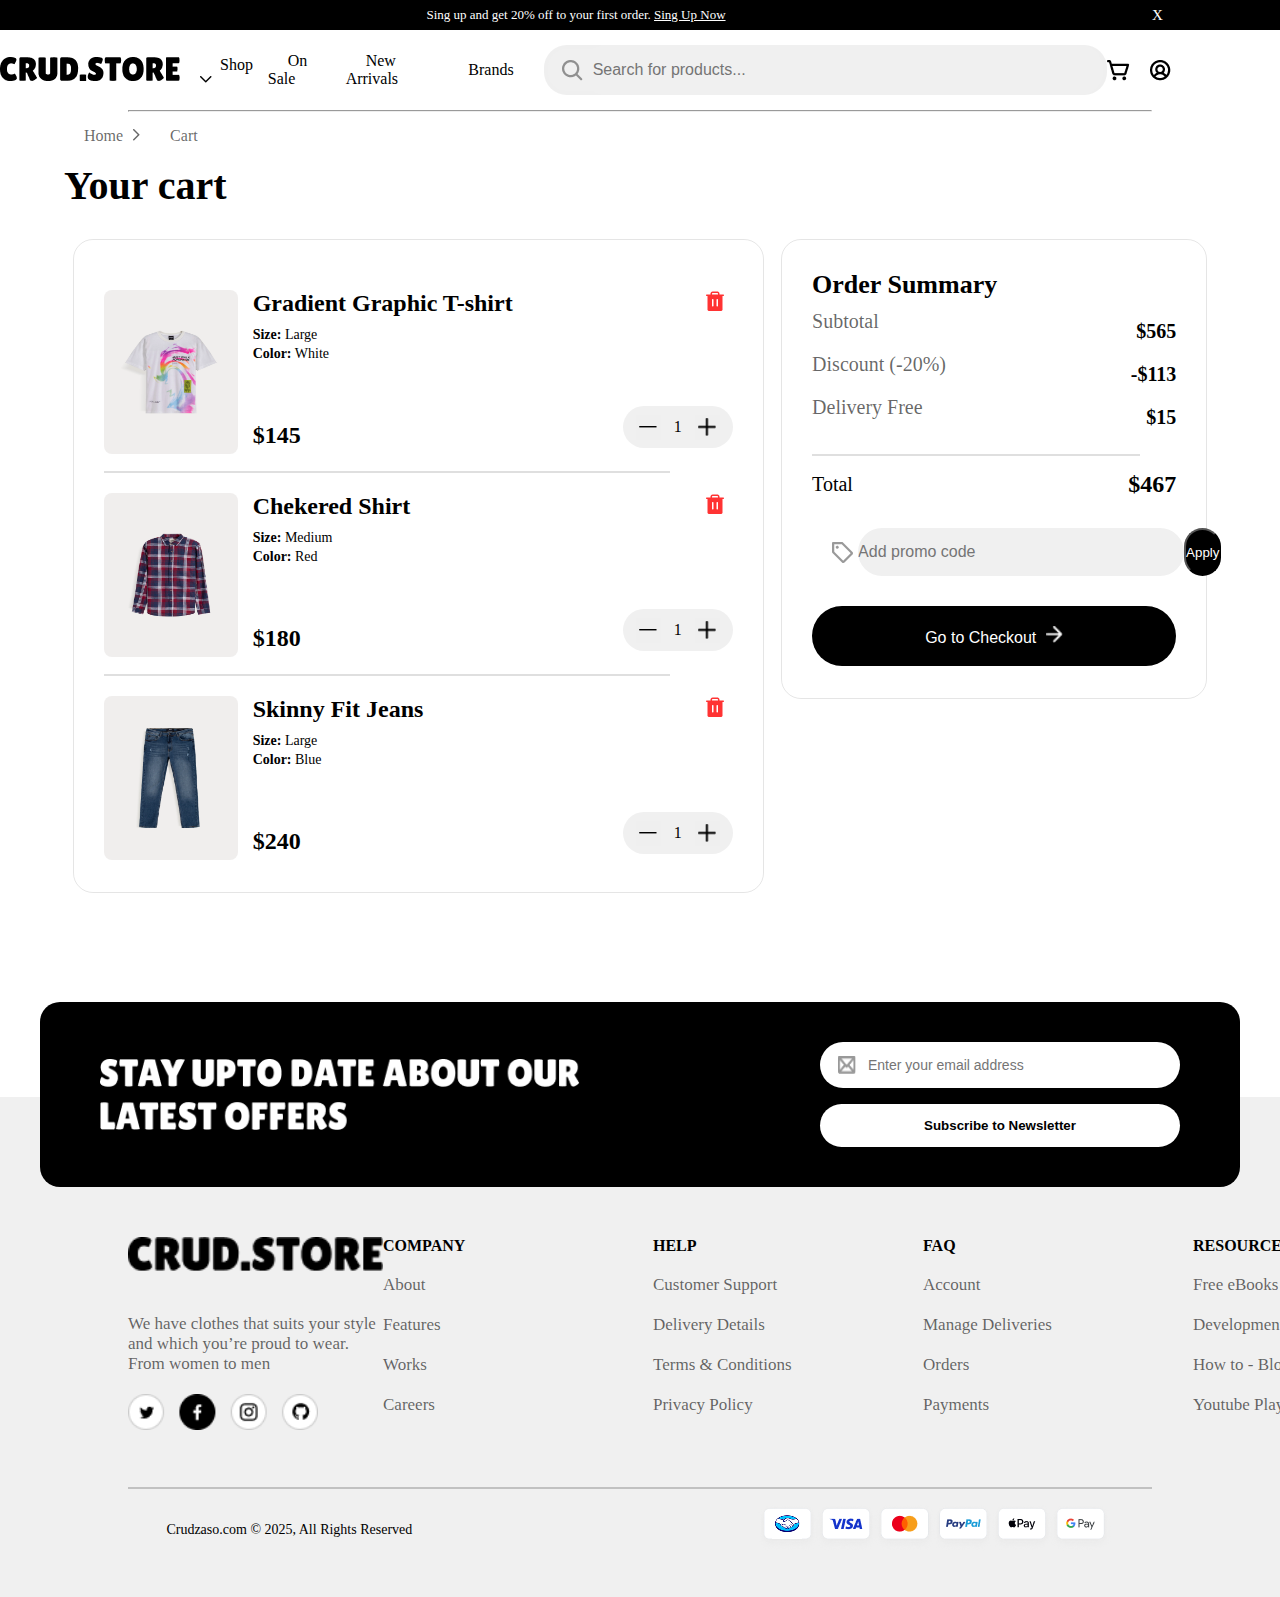
<file: cart.html>
<!DOCTYPE html>
<html lang="en">
    <head>
        <meta charset="UTF-8">
        <meta name="viewport" content="width=device-width, initial-scale=1.0">
        <title>Cart</title>
        <link rel="stylesheet" href="./CSS/cart.css">
    </head>
    <body>

        <header class="principal">
            <section class="promo">
                <p>Sing up and get 20% off to your first order. <u>Sing Up Now</u></p>
                <span>X</span>
            </section>

            <section class="header">
                <nav class="navbar">
                    <div class="hamburger" id="hamburger">
                        <span></span>
                        <span></span>
                        <span></span>
                    </div>
                    <ul class="nav-list" id="nav-list">
                        <a href="./index.html"><img src="./assets/CRUD.STORE.png" alt=""></a>
                        <li><a href="#">Shop</a><img src="./assets/Vector-15.png" alt=""></li>
                        <li class="item"><a href="#">On Sale</a></li>
                        <li class="item"><a href="#">New Arrivals</a></li>
                        <li class="item"><a href="#">Brands</a></li>                        
                    </ul>

                    <div class="search">
                        <img src="./assets/Vector-3.png" alt="">
                        <input type="text" placeholder="Search for products...">
                    </div>

                    <div class="cart-user">
                        <img class="lupa" src="./assets/Vector-3.png" alt="">
                        <img src="./assets/Vector.png" alt="">
                        <img src="./assets/Vector-2.png" alt="">
                    </div>

                </nav>
            </section>
        </header>
        <hr class="separador-productos">

        <div class="contenedor-navlist_products">
            <nav class="navbar-products"></nav>
                <ul class="nav-list_products" id="nav-list_products">
                    <li><a href="#">Home</a><img src="./assets/derecha.png" alt=""></li>
                    <li><a href="#">Cart</a></li>                        
                </ul>
            </nav>
        </div>

        <main>
            <section class="contenedor-principal_cart">
                <h2>Your cart</h2>
                <div class="contenedor">
                <section class="contenedor-bolsa_cart">
                    <article class="contenedor-card_bolsa">
                        <div class="contenedor-img_bolsa">
                            <a href="./product_detail.html"><img src="./assets/gradient.png" alt=""></a>
                            <div>
                                <h1 class="titulo_cart">Gradient Graphic T-shirt</h2>
                                <p><b>Size:</b> Large</p>
                                <p class="par"><b>Color:</b> White</p>
                                <span>$145</span>
                            </div>
                        </div>
                        
                        <div class="contenedor-agregar_cant">
                            <img class="img_cart" src="./assets/eliminar.png" alt="">
                            <div class="contenedor-cantidad_agregar">
                                <div class="agregar_cantidad">
                                    <button class="disminuir"><img src="./assets/Vector-19.png" alt=""></button>
                                    <span>1</span>
                                    <button class="aumentar"><img src="./assets/mas.png" alt=""></button>
                                </div>
                            </div>
                        </div>
                    </article>
                    <hr class="separador_filtros">
                    <!-- ---------------- -->
                     <article class="contenedor-card_bolsa">
                        <div class="contenedor-img_bolsa">
                            <a href="./product_detail.html"><img src="./assets/Checkered.png" alt=""></a>
                            <div>
                                <h1 class="titulo_cart">Chekered Shirt</h2>
                                <p><b>Size:</b> Medium</p>
                                <p class="par"><b>Color:</b> Red</p>
                                <span>$180</span>
                            </div>
                        </div>
                        
                        <div class="contenedor-agregar_cant">
                            <img class="img_cart" src="./assets/eliminar.png" alt="">
                            <div class="contenedor-cantidad_agregar">
                                <div class="agregar_cantidad">
                                    <button class="disminuir"><img src="./assets/Vector-19.png" alt=""></button>
                                    <span>1</span>
                                    <button class="aumentar"><img src="./assets/mas.png" alt=""></button>
                                </div>
                            </div>
                        </div>
                    </article>
                    <!-- ---------------- -->
                     <hr class="separador_filtros">
                    <!-- ---------------- -->
                     <article class="contenedor-card_bolsa">
                        <div class="contenedor-img_bolsa">
                            <a href="./product_detail.html"><img src="./assets/Skinny.png" alt=""></a>
                            <div>
                                <h1 class="titulo_cart">Skinny Fit Jeans</h2>
                                <p><b>Size:</b> Large</p>
                                <p class="par"><b>Color:</b> Blue</p>
                                <span>$240</span>
                            </div>
                        </div>
                        
                        <div class="contenedor-agregar_cant">
                            <img class="img_cart" src="./assets/eliminar.png" alt="">
                            <div class="contenedor-cantidad_agregar">
                                <div class="agregar_cantidad">
                                    <button class="disminuir"><img src="./assets/Vector-19.png" alt=""></button>
                                    <span>1</span>
                                    <button class="aumentar"><img src="./assets/mas.png" alt=""></button>
                                </div>
                            </div>
                        </div>
                    </article>
                </section>
<!-- ---------------- -->
                <section class="contenedor-pagar_cart">
                    <h3 class="titulo_pago">Order Summary</h2>
                    <div class="contenedor_subtotal">
                        <div class="valor">
                            <p>Subtotal</p>
                            <span>$565</span>
                        </div>
                        <div class="valor">
                            <p>Discount (-20%)</p>
                            <span>-$113</span>
                        </div>
                        <div class="valor">
                            <p>Delivery Free</p>
                            <span>$15</span>
                        </div>
                    </div>
                    <hr class="separador_filtros">
                    <div class="total_pago">
                        <p>Total</p>
                        <span>$467</span>
                    </div>
                    <div class="cont_aplicar">
                        <div>
                            <img src="./assets/cod.png" alt=""><input type="text" placeholder="Add promo code"></img>
                        </div>
                        <button class="cod">Apply</button>
                    </div>
                    <div class="red-pago">
                        <button>Go to Checkout<img src="./assets/der.png" alt=""></button>
                    </div>
                </section>
                </div>
            <!--  MODAL -->
                <div class="modal">
                    <div class="modal-content">
                        <h1>INGRESA UN CODIGO CORRECTO</h1>
                        <p>Lorem ipsum dolor sit amet consectetur adipisicing elit.</p>
                        <span class="close">x</span>
                    </div>
                </div>

            </section>

            <!-- ----------------------------------------------------------------------------------------------------------- -->
            
        <aside class="contenedor-noticias">
            <div class="contenedor-titulo_noticias">
                    <img 
                src="./assets/STAY UPTO DATE ABOUT OUR LATEST OFFERS.png" alt="titulo" class="contenedor-titulo">
            </div>

            <div class="contenedor-input_noticias">
                <div class="contenedor-input_email">
                    <img src="./assets/Vector-8.png" alt="email icon">
                    <input type="email" placeholder="Enter your email address">
                </div>
                <button type="button">Subscribe to Newsletter</button>
            </div>
        </aside>
<!-- --------------------------------------------------------------------------------------------------------------- -->

        <section class="contenedor-principal_footer">
            <section class="contenedor-info_footer">

                <div class="info_2">
                    <img src="./assets/CRUD.STORE.png" alt="">
                    <p>We have clothes that suits your style and which you’re proud to wear. From women to men</p>
                    <img class="social_info" src="./assets/Social.png" alt="">
                </div>
                <div class="column">
                        <div class="info_1 info_2">
                            <h2>COMPANY</h2>
                            <p>About</p>
                            <p>Features</p>
                            <p>Works</p>
                            <p>Careers</p>
                        </div>

                        <div class="info_1 info_2">
                            <h2>HELP</h2>
                            <p>Customer Support</p>
                            <p>Delivery Details</p>
                            <p>Terms & Conditions</p>
                            <p>Privacy Policy</p>
                        </div>

                        <div class="info_1 info_2">
                            <h2>FAQ</h2>
                            <p>Account</p>
                            <p>Manage Deliveries</p>
                            <p>Orders</p>
                            <p>Payments</p>
                        </div>
                        <div class="info_1 info_2">
                            <h2>RESOURCES</h2>
                            <p>Free eBooks</p>
                            <p>Development Tutorial</p>
                            <p>How to - Blog</p>
                            <p>Youtube Playlist</p>
                        </div>
                    </div>

            </section>
            <hr class="separador-footer">

            <section class="contenedor-info_pagos">
                <div class="copyright">
                    <p>Crudzaso.com © 2025, All Rights Reserved</p>
                </div>
                <div class="contenedor-metodos_pagos">
                    <img src="./assets/pagos.png" alt="">
                </div>
            </section>
        </section>




        </main>

        <script>
            document.addEventListener('DOMContentLoaded', () => {
            document.querySelector('.modal').style.display = "none";
            });

            document.querySelector('.cod').addEventListener('click', () => {
                document.querySelector('.modal').style.display = "flex"
            })

            document.querySelector('.close').addEventListener('click', () => {
                document.querySelector('.modal').style.display="none"
            })
        </script>
        
    </body>
</html>
</file>
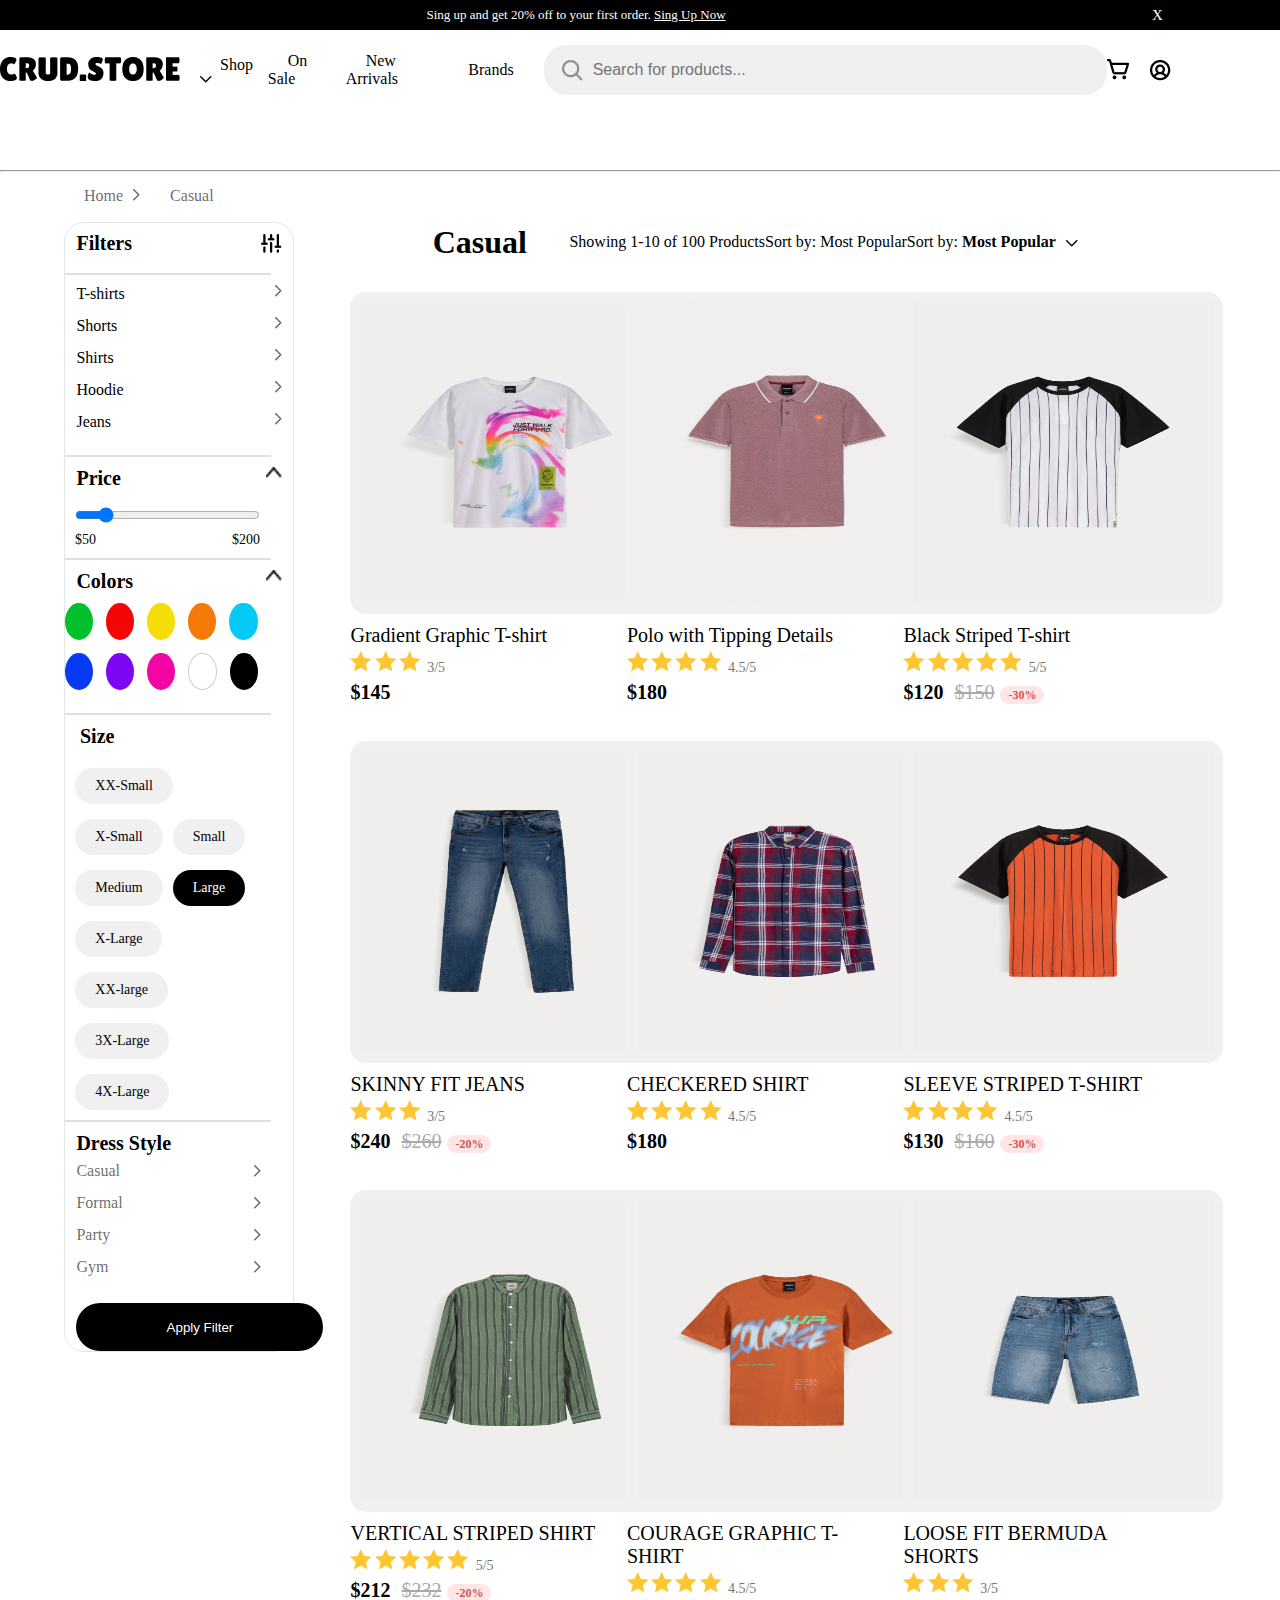
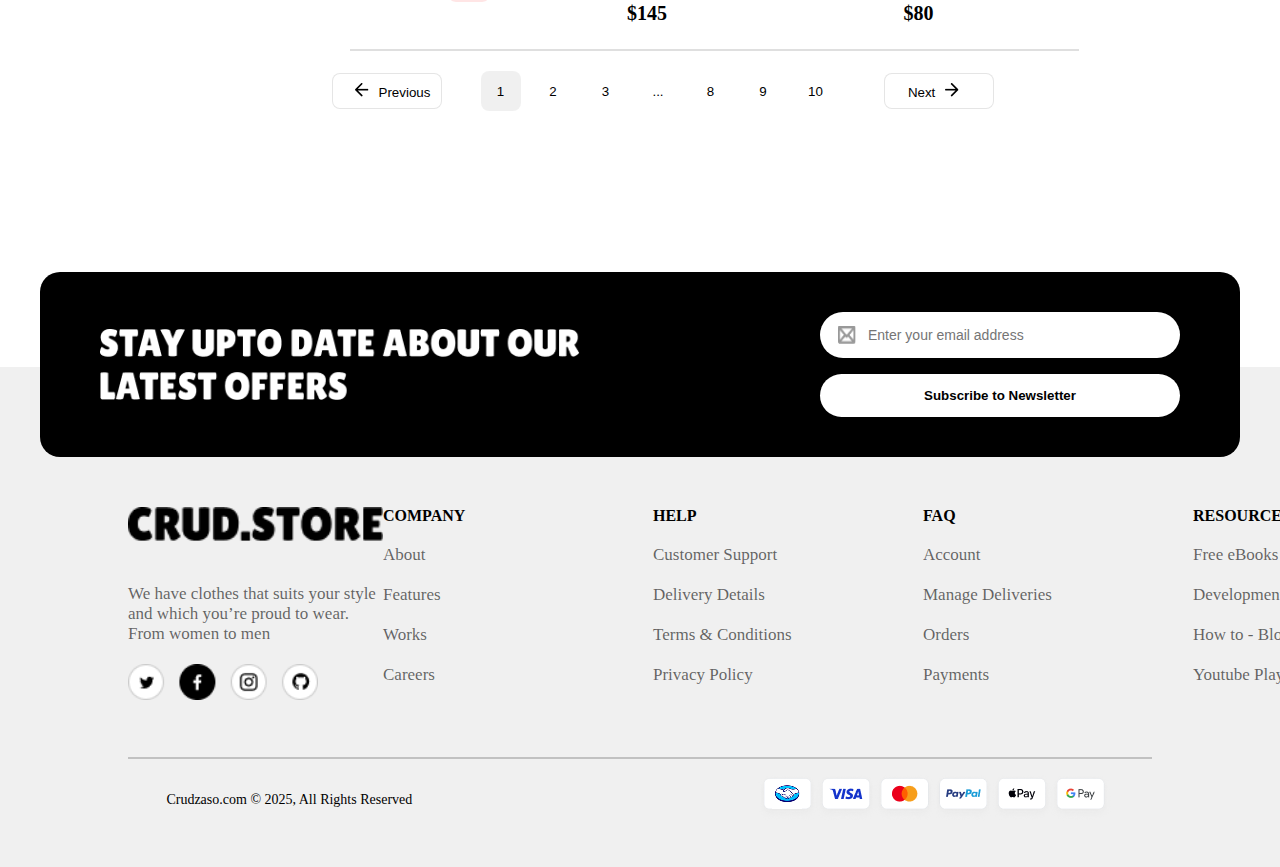
<file: category-page.html>
<!DOCTYPE html>
<html lang="en">
    <head>
        <meta charset="UTF-8">
        <meta name="viewport" content="width=device-width, initial-scale=1.0">
        <title>Category Page</title>
        <link rel="stylesheet" href="./CSS/category-page.css">
    </head>
    <body>

        <header class="principal">
            <section class="promo">
                <p>Sing up and get 20% off to your first order. <u>Sing Up Now</u></p>
                <span>X</span>
            </section>

            <section class="header">
                <nav class="navbar">
                    <div class="hamburger" id="hamburger">
                        <span></span>
                        <span></span>
                        <span></span>
                    </div>
                    <ul class="nav-list" id="nav-list">
                        <a href="./index.html"><img src="./assets/CRUD.STORE.png" alt=""></a>
                        <li><a href="#">Shop</a><img src="./assets/Vector-15.png" alt=""></li>
                        <li class="item"><a href="#">On Sale</a></li>
                        <li class="item"><a href="#">New Arrivals</a></li>
                        <li class="item"><a href="#">Brands</a></li>                        
                    </ul>

                    <div class="search">
                        <img src="./assets/Vector-3.png" alt="">
                        <input type="text" placeholder="Search for products...">
                    </div>

                    <div class="cart-user">
                        <img class="lupa" src="./assets/Vector-3.png" alt="">
                        <a href="./cart.html"><img src="./assets/Vector.png" alt=""></a>
                        <img src="./assets/Vector-2.png" alt="">
                    </div>

                </nav>
            </section>
        </header>
        <hr class="separador-productos">

        <div class="contenedor-navlist_products">
            <nav class="navbar-products"></nav>
                <ul class="nav-list_products" id="nav-list_products">
                    <li><a href="#">Home</a><img src="./assets/derecha.png" alt=""></li>
                    <li><a href="#">Casual</a></li>                        
                </ul>
            </nav>
        </div>
        <!-- ------------------------------------------------------------------------------------------------ -->

        <section class="contenedor-principal_aside">
            <aside class="contenedor_aside">
                <div class="contenedor-filtro_estilo">
                    <h2>Filters</h2>
                    <img src="./assets/Vector-5.png" alt="">
                </div>
                <hr class="separador_filtros">
                <div class="contenedor-filtro-estilo_seleccion">
                    <p>T-shirts<img src="./assets/derecha.png" alt=""></p>
                    <p>Shorts<img src="./assets/derecha.png" alt=""></p>
                    <p>Shirts<img src="./assets/derecha.png" alt=""></p>
                    <p>Hoodie<img src="./assets/derecha.png" alt=""></p>
                    <p>Jeans<img src="./assets/derecha.png" alt=""></p>
                </div>

                <hr class="separador_filtros">

                <div class="contenedor-filtro_precio">
                    <div class="icon_precio">
                        <h2>Price</h2>
                        <img src="./assets/arriba.png" alt="">
                    </div>
                    <div class="rango_precio">
                        <input type="range" min="0" max="300" value="40">
                        <div class="precios">
                            <span>$50</span>
                            <span>$200</span>
                        </div>
                    </div>
                </div>

                <hr class="separador_filtros">

                <div class="contenedor-filtro_colores">
                    <h2>Colors</h2>
                    <img src="./assets/arriba.png" alt="">
                </div>
                <div class="contenedor-filtro-colores_estilo">
                    <div class="contenedor_colores">
                        <span class="col verde"></span>
                        <span class="col rojo"></span>
                        <span class="col amarillo"></span>
                        <span class="col naranja"></span>
                        <span class="col azul-claro"></span>
                    </div>
                    <div class="contenedor_colores">
                        <span class="col azul-oscuro"></span>
                        <span class="col morado"></span>
                        <span class="col fucsia"></span>
                        <span class="col blanco"></span>
                        <span class="col negro"></span>
                    </div>
                </div>

                <hr class="separador_filtros">

                <div class="contenedor-filtro_medidas">
                    <h2 class="titulo-size">Size</h2>
                    <div class="contenedor_medidas">
                        <span>XX-Small</span>
                        <span>X-Small</span>
                        <span>Small</span>
                        <span>Medium</span>
                        <span class="medida_b">Large</span>
                        <span>X-Large</span>
                        <span>XX-large</span>
                        <span>3X-Large</span>
                        <span>4X-Large</span>
                    </div>
                </div>

                <hr class="separador_filtros">

                <div class="contenedor-estilo_sel">
                    <h2>Dress Style</h2>
                    <div class="estilo_sel">
                        <p>Casual<img src="./assets/derecha.png" alt=""></p>
                        <p>Formal<img src="./assets/derecha.png" alt=""></p>
                        <p>Party<img src="./assets/derecha.png" alt=""></p>
                        <p>Gym<img src="./assets/derecha.png" alt=""></p>
                    </div>
                    <button class="btn_filtros">Apply Filter</button>
                </div>
            </aside>
        

            <section class="contenedor-principal-aside_categoria">
                <section class="contenedor-cabecera_categoria">
                    <div class="contenedor_titulo">
                        <h2>Casual</h2>
                    </div>
                    <div class="contenedor-info_categoria">
                        <p>Showing 1-10 of 100 Products</p>
                        <p class="most-popular">Sort by: Most Popular</p>
                        <p class="most-popular">Sort by: <b>Most Popular</b><img src="./assets/Vector-15.png" alt=""></p>
                    </div>
                    <div class="filter_mov">
                        <a href="./filtros.html"><img src="./assets/Vector-5.png" alt=""></a>
                    </div>
                </section>

                <section class="contenedor-productos">
                    <div class="contenedor-cards_arrivals">
                        <article class="contenedor-card">
                            <div class="imagen-producto">
                                <a href="./product_detail.html"><img src="./assets/gradient.png" alt=""></a>
                            </div>
                            <p>Gradient Graphic T-shirt</p>
                            <div class="valoracion">
                                <img src="./assets/Star 3.png" alt="">
                                <img src="./assets/Star 3.png" alt="">
                                <img src="./assets/Star 3.png" alt="">
                                <span>3/5</span>
                            </div>
                            <p class="precio">$145</p>
                        </article>
                        <!-- -------- -->
                        <article class="contenedor-card">
                            <div class="imagen-producto">
                                <a href="./product_detail.html"><img src="./assets/polo tipping.png" alt=""></a>
                            </div>
                            <p>Polo with Tipping Details</p>
                            <div class="valoracion">
                                <img src="./assets/Star 3.png" alt="">
                                <img src="./assets/Star 3.png" alt="">
                                <img src="./assets/Star 3.png" alt="">
                                <img src="./assets/Star 3.png" alt="">
                                <span>4.5/5</span>
                            </div>
                            <p class="precio">$180</p>
                        </article>
                        <!-- -------- -->
                        <article class="contenedor-card hidden">
                            <div class="imagen-producto">
                                <a href="./product_detail.html"><img src="./assets/black stripper.png" alt=""></a>
                            </div>
                            <p>Black Striped T-shirt</p>
                            <div class="valoracion">
                                <img src="./assets/Star 3.png" alt="">
                                <img src="./assets/Star 3.png" alt="">
                                <img src="./assets/Star 3.png" alt="">
                                <img src="./assets/Star 3.png" alt="">
                                <img src="./assets/Star 3.png" alt="">
                                <span>5/5</span>
                            </div>
                            <p class="precio">$120 <span class="precio-anterior">$150</span><span class="descuento">-30%</span></p>
                        </article>
                    </div>
                </section>

                <section class="contenedor-productos">
                    <div class="contenedor-cards_arrivals">
                        <article class="contenedor-card">
                            <div class="imagen-producto">
                                <a href="./product_detail.html"><img src="./assets/Skinny.png" alt=""></a>
                            </div>
                            <p>SKINNY FIT JEANS</p>
                            <div class="valoracion">
                                <img src="./assets/Star 3.png" alt="">
                                <img src="./assets/Star 3.png" alt="">
                                <img src="./assets/Star 3.png" alt="">
                                <span>3/5</span>
                            </div>
                            <p class="precio">$240 <span class="precio-anterior">$260</span><span class="descuento">-20%</span></p>
                        </article>
                        <!-- -------- -->
                        <article class="contenedor-card">
                            <div class="imagen-producto">
                                <a href="./product_detail.html"><img src="./assets/Checkered.png" alt=""></a>
                            </div>
                            <p>CHECKERED SHIRT</p>
                            <div class="valoracion">
                                <img src="./assets/Star 3.png" alt="">
                                <img src="./assets/Star 3.png" alt="">
                                <img src="./assets/Star 3.png" alt="">
                                <img src="./assets/Star 3.png" alt="">
                                <span>4.5/5</span>
                            </div>
                            <p class="precio">$180</p>
                        </article>
                        <!-- -------- -->
                        <article class="contenedor-card hidden">
                            <div class="imagen-producto">
                                <a href="./product_detail.html"><img src="./assets/Sleeve.png" alt=""></a>
                            </div>
                            <p>SLEEVE STRIPED T-SHIRT</p>
                            <div class="valoracion">
                                <img src="./assets/Star 3.png" alt="">
                                <img src="./assets/Star 3.png" alt="">
                                <img src="./assets/Star 3.png" alt="">
                                <img src="./assets/Star 3.png" alt="">
                                <span>4.5/5</span>
                            </div>
                            <p class="precio">$130 <span class="precio-anterior">$160</span><span class="descuento">-30%</span></p>
                        </article>
                    </div>

                </section>

                <section class="contenedor-productos">
                    <div class="contenedor-cards_arrivals">
                        <article class="contenedor-card">
                            <div class="imagen-producto">
                                <a href="./product_detail.html"><img src="./assets/vertical.png" alt=""></a>
                            </div>
                            <p>VERTICAL STRIPED SHIRT</p>
                            <div class="valoracion">
                                <img src="./assets/Star 3.png" alt="">
                                <img src="./assets/Star 3.png" alt="">
                                <img src="./assets/Star 3.png" alt="">
                                <img src="./assets/Star 3.png" alt="">
                                <img src="./assets/Star 3.png" alt="">
                                <span>5/5</span>
                            </div>
                            <p class="precio">$212 <span class="precio-anterior">$232</span><span class="descuento">-20%</span></p>
                        </article>
                        
                        <article class="contenedor-card">
                            <div class="imagen-producto">
                                <a href="./product_detail.html"><img src="./assets/courage.png" alt=""></a>
                            </div>
                            <p>COURAGE GRAPHIC T-SHIRT</p>
                            <div class="valoracion">
                                <img src="./assets/Star 3.png" alt="">
                                <img src="./assets/Star 3.png" alt="">
                                <img src="./assets/Star 3.png" alt="">
                                <img src="./assets/Star 3.png" alt="">
                                <span>4.5/5</span>
                            </div>
                            <p class="precio">$145</p>
                        </article>
                        
                        <article class="contenedor-card hidden">
                            <div class="imagen-producto">
                                <a href="./product_detail.html"><img src="./assets/loose.png" alt=""></a>
                            </div>
                            <p>LOOSE FIT BERMUDA SHORTS</p>
                            <div class="valoracion">
                                <img src="./assets/Star 3.png" alt="">
                                <img src="./assets/Star 3.png" alt="">
                                <img src="./assets/Star 3.png" alt="">
                                <span>3/5</span>
                            </div>
                            <p class="precio">$80</p>
                        </article>
                    </div>
                    <hr class="separador_filtros">
                </section>

                <div class="contenedor-siguiente_categoria">
                    <div class="btn_cat">
                        <button><img src="./assets/izq.png" alt="">Previous</button>
                    </div>
                    <div class="contenedor-pag">
                        <button class="sel-btn">1</button>
                        <button>2</button>
                        <button class="hidden-pag">3</button>
                        <button>...</button>
                        <button class="hidden-pag">8</button>
                        <button>9</button>
                        <button>10</button>
                    </div>
                    <div class="btn_cat">
                        <button>Next<img src="./assets/der.png" alt=""></button>
                    </div>
                </div>
            </section>
        </section>

        <!-- ----------------------------------------------------------------------------------------------------------- -->
            
        <aside class="contenedor-noticias">
            <div class="contenedor-titulo_noticias">
                    <img 
                src="./assets/STAY UPTO DATE ABOUT OUR LATEST OFFERS.png" alt="Stay up to date about our latest offers" class="contenedor-titulo">
            </div>

            <div class="contenedor-input_noticias">
                <div class="contenedor-input_email">
                    <img src="./assets/Vector-8.png" alt="email icon">
                    <input type="email" placeholder="Enter your email address">
                </div>
                <button type="button">Subscribe to Newsletter</button>
            </div>
        </aside>
<!-- --------------------------------------------------------------------------------------------------------------- -->

        <section class="contenedor-principal_footer">
            <section class="contenedor-info_footer">

                <div class="info_2">
                    <img src="./assets/CRUD.STORE.png" alt="">
                    <p>We have clothes that suits your style and which you’re proud to wear. From women to men</p>
                    <img class="social_info" src="./assets/Social.png" alt="">
                </div>

                 <div class="column">
                        <div class="info_1 info_2">
                            <h2>COMPANY</h2>
                            <p>About</p>
                            <p>Features</p>
                            <p>Works</p>
                            <p>Careers</p>
                        </div>

                        <div class="info_1 info_2">
                            <h2>HELP</h2>
                            <p>Customer Support</p>
                            <p>Delivery Details</p>
                            <p>Terms & Conditions</p>
                            <p>Privacy Policy</p>
                        </div>

                        <div class="info_1 info_2">
                            <h2>FAQ</h2>
                            <p>Account</p>
                            <p>Manage Deliveries</p>
                            <p>Orders</p>
                            <p>Payments</p>
                        </div>
                        <div class="info_1 info_2">
                            <h2>RESOURCES</h2>
                            <p>Free eBooks</p>
                            <p>Development Tutorial</p>
                            <p>How to - Blog</p>
                            <p>Youtube Playlist</p>
                        </div>
                    </div>

            </section>
            <hr class="separador-footer">

            <section class="contenedor-info_pagos">
                <div class="copyright">
                    <p>Crudzaso.com © 2025, All Rights Reserved</p>
                </div>
                <div class="contenedor-metodos_pagos">
                    <img src="./assets/pagos.png" alt="">
                </div>
            </section>
        </section>
    </body>
</html>
</file>
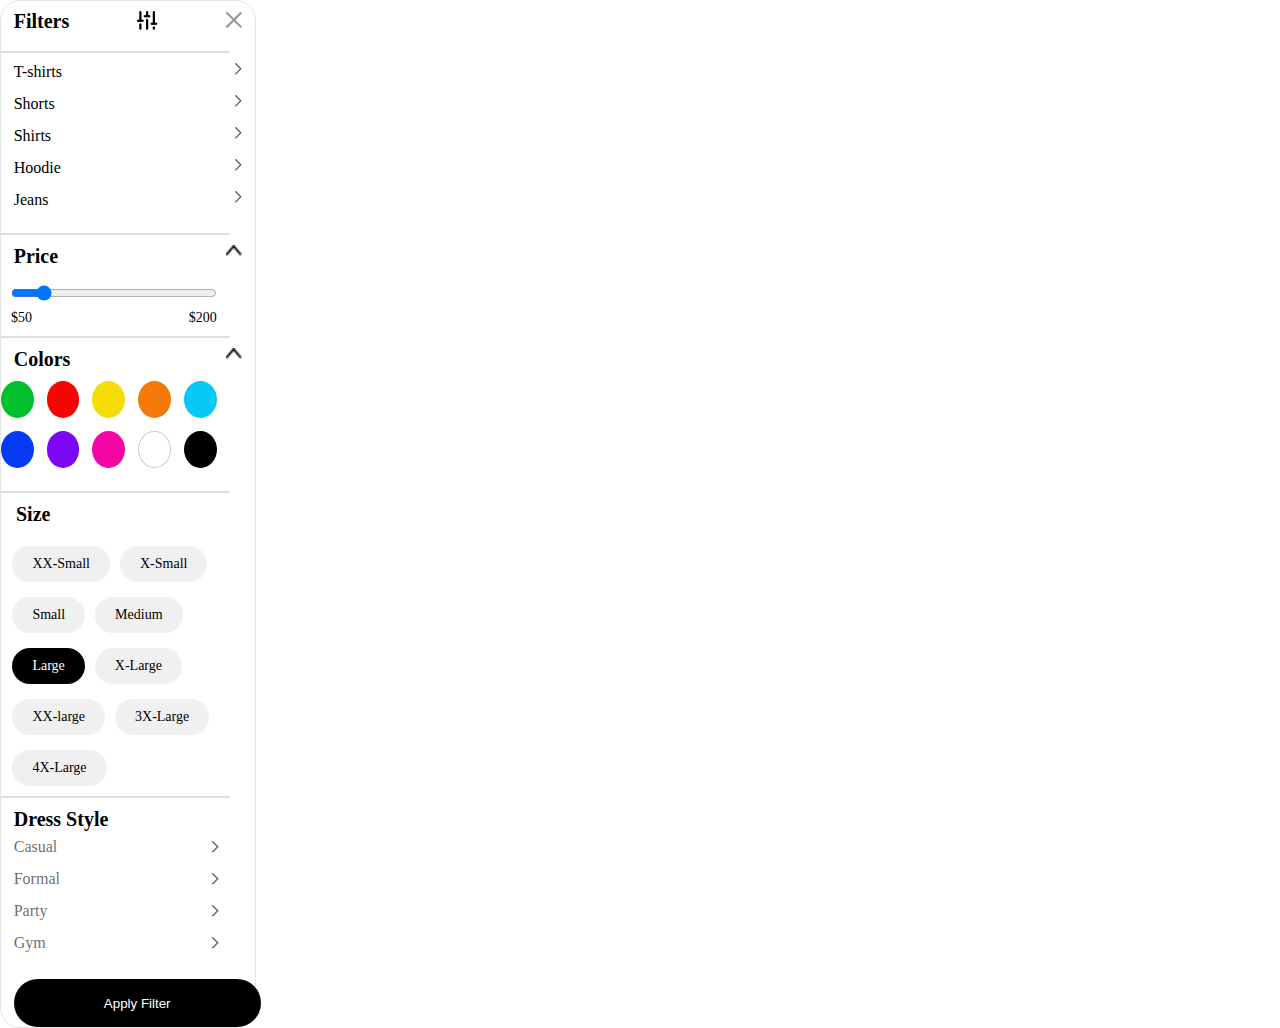
<file: filtros.html>
<!DOCTYPE html>
<html lang="en">
    <head>
        <meta charset="UTF-8">
        <meta name="viewport" content="width=device-width, initial-scale=1.0">
        <title>Filter</title>
        <link rel="stylesheet" href="./CSS/filtros.css">
    </head>
    <body>
        <aside class="contenedor_aside">
                <div class="contenedor-filtro_estilo">
                    <h2>Filters</h2>
                    <a class="filter_hidden" href="./category-page.html"><img src="./assets/Vector-5.png" alt=""></a>
                    <a href="./category-page.html"><img src="./assets/cerrar.png" alt=""></a>
                </div>
                <hr class="separador_filtros">
                <div class="contenedor-filtro-estilo_seleccion">
                    <p>T-shirts<img src="./assets/derecha.png" alt=""></p>
                    <p>Shorts<img src="./assets/derecha.png" alt=""></p>
                    <p>Shirts<img src="./assets/derecha.png" alt=""></p>
                    <p>Hoodie<img src="./assets/derecha.png" alt=""></p>
                    <p>Jeans<img src="./assets/derecha.png" alt=""></p>
                </div>

                <hr class="separador_filtros">

                <div class="contenedor-filtro_precio">
                    <div class="icon_precio">
                        <h2>Price</h2>
                        <img src="./assets/arriba.png" alt="">
                    </div>
                    <div class="rango_precio">
                        <input type="range" min="0" max="300" value="40">
                        <div class="precios">
                            <span>$50</span>
                            <span>$200</span>
                        </div>
                    </div>
                </div>

                <hr class="separador_filtros">

                <div class="contenedor-filtro_colores">
                    <h2>Colors</h2>
                    <img src="./assets/arriba.png" alt="">
                </div>
                <div class="contenedor-filtro-colores_estilo">
                    <div class="contenedor_colores">
                        <span class="col verde"></span>
                        <span class="col rojo"></span>
                        <span class="col amarillo"></span>
                        <span class="col naranja"></span>
                        <span class="col azul-claro"></span>
                    </div>
                    <div class="contenedor_colores">
                        <span class="col azul-oscuro"></span>
                        <span class="col morado"></span>
                        <span class="col fucsia"></span>
                        <span class="col blanco"></span>
                        <span class="col negro"></span>
                    </div>
                </div>

                <hr class="separador_filtros">

                <div class="contenedor-filtro_medidas">
                    <h2 class="titulo-size">Size</h2>
                    <div class="contenedor_medidas">
                        <span>XX-Small</span>
                        <span>X-Small</span>
                        <span>Small</span>
                        <span>Medium</span>
                        <span class="medida_b">Large</span>
                        <span>X-Large</span>
                        <span>XX-large</span>
                        <span>3X-Large</span>
                        <span>4X-Large</span>
                    </div>
                </div>

                <hr class="separador_filtros">

                <div class="contenedor-estilo_sel">
                    <h2>Dress Style</h2>
                    <div class="estilo_sel">
                        <p>Casual<img src="./assets/derecha.png" alt=""></p>
                        <p>Formal<img src="./assets/derecha.png" alt=""></p>
                        <p>Party<img src="./assets/derecha.png" alt=""></p>
                        <p>Gym<img src="./assets/derecha.png" alt=""></p>
                    </div>
                    <a href="./category-page.html"><button class="btn_filtros">Apply Filter</button></a>
                </div>
            </aside>
    </body>
</html>
</file>
<file: CSS/cart.css>
* {
    margin: 0;
    padding: 0;
    box-sizing: border-box;
}
html {
    font-size: 62.5%;
}
/* ------------------------------------- */
.promo {
    width: 100%;
    height: 3rem;
    display: flex;
    align-items: center;
    background-color: #000;
}
.promo p {
    width: 90%;
    font-size: 13px;
    color: #fff;
    text-align: center;
}
.promo span {
    width: 10%;
    color: #fff;
    font-size: 15px;
    padding-right: 1rem;
}
/* ----------------- ESTILO HEADER CON NAV LIST ---------------------- */
.header {
    width: 100%;
    height: 80px;
    display: flex;
    justify-content: center;
    align-items: center;
    background-color: #fff;
}
.header .navbar {
    width: 100%;
    display: flex;
    justify-content: space-around;
    align-items: center;
}
.header .navbar .hamburger  {
    display: none;
}
.navbar .nav-list {
    display: flex;
    justify-content: center;
    align-items: center;
    list-style: none;
}
.nav-list img {
    margin-right: 2rem;
    transition: 1.2s ease;
}
.nav-list img:hover {
    transform: scale(1.1);
    cursor: pointer;
}
.nav-list .item {
    margin-right: 2rem;
}
.nav-list li a {
    color: #000;
    font-size: 1.6rem;
    text-decoration: none;
    margin-right: 1rem;
    margin-left: 2rem;
}
/* ---------------------------------------------------- */
.search {
    width: 58rem;
    height: 5rem;
    display: flex;
    justify-content: start;
    align-items: center;
    padding-left: 1.4rem;
    border: 0.4rem solid rgba(128, 128, 128, 0.011);
    border-radius: 2.3rem;
    background-color: #F0F0F0;
}
.search input {
    width: 52rem;
    height: 5rem;
    border-radius: 2.3rem;
    padding-left: 1rem;
    border: none;
    outline: none;
    background-color: #F0F0F0;
    font-size: 1.6rem;
}
.cart-user {
    width: 20rem;
    height: 4rem;
    display: flex;
    justify-content: start;
    align-items: center;
}
.cart-user .lupa {
    display: none;
}
.cart-user img {
    margin-right: 2rem;
}
.cart-user img:hover {
    box-shadow: 0 6px 16px #a3a3a3;
    cursor: pointer;
}
.separador-productos {
    width: 80%;
    height: 0.5px;
    margin-top: 7rem;
    margin: 0 auto;
    background-color: #d3d2d246;
}
/* -------------------------------------------------------------- */
.contenedor-navlist_products {
    width: 90%;
    height: 5rem;
    margin: 0 auto;
}
.nav-list_products {
    width: 100%;
    display: flex;
}
.nav-list_products li {
    list-style: none;
    margin: 1.5rem 1rem 0 2rem;
}
.nav-list_products li a {
    text-decoration: none;
    font-size: 1.6rem;
    padding-right: 1rem;
    color: rgba(0, 0, 0, 0.6);
}
/* ---------------------------//---------------------------//--------------------------- */
.contenedor-principal_cart {
    width: 90%;
    margin: 0 auto;
    height: 750px;
}
.contenedor-principal_cart h2 {
    width: 90%;
    font-size: 4rem;
    margin-bottom: 3rem;
}
.contenedor-principal_cart .contenedor {
    display: flex;
    margin: 0 auto;
}
.contenedor-bolsa_cart {
    width: 60%;
    margin: 0 auto;
    border: 1px solid rgba(0, 0, 0, 0.1);
    padding: 3rem;
    border-radius: 2rem;
}
.contenedor-card_bolsa {
    display: flex;
    margin-top: 2rem;
    justify-content: space-between;
}
.contenedor-card_bolsa .contenedor-img_bolsa {
    display: flex;
}
.contenedor-img_bolsa img {
    width: 134px;
    height: 164px;
    border-radius: 8px;
    margin-right: 1.5rem;
}
.contenedor-img_bolsa div h1 {
    font-size: 2.4rem;
    margin-bottom: 1rem;
}
.contenedor-img_bolsa div p {
    font-size: 1.4rem;
    margin-bottom: 0.3rem;
}
.contenedor-img_bolsa div .par {
    margin-bottom: 6rem;
}
.contenedor-img_bolsa div span {
    font-size: 2.4rem;
    font-weight: 800;
}
/* ---------------------- */

.contenedor-agregar_cant .img_cart {
    margin-bottom: 9rem;
    margin-left: 8rem;
}
.contenedor-agregar_cant .img_cart:hover {
    box-shadow: 0 2px 11px #7c7c7c;
    cursor: pointer;
    border-radius: 5px;
}
.contenedor-cantidad_agregar {
    width: 100%;
    display: flex;
}
.agregar_cantidad {
    width: 11rem;
    height: 4.2rem;
    background-color: rgba(240, 240, 240, 1);
    border-radius: 6.2rem;
    display: flex;
    justify-content: space-evenly;
    align-items: center;
    margin-right: 0rem;
}
.agregar_cantidad .disminuir {
    width: 25px;
    height: 25px;
    display: flex;
    justify-content: center;
    align-items: center;
    border: none;
    cursor: pointer;
}
.agregar_cantidad .disminuir img {
    width: 18px;
}
.agregar_cantidad span {
    font-size: 1.6rem;
}
.agregar_cantidad .aumentar {
    width: 25px;
    height: 25px;
    display: flex;
    justify-content: center;
    align-items: center;
    border: none;
    cursor: pointer;
}
.agregar_cantidad .aumentar img {
    width: 18px;
}
.agregar_cantidad .disminuir:hover, .agregar_cantidad .aumentar:hover {
    background-color: rgb(221, 219, 219);
    border-radius: 3px;
}
/* --------- SEPARADOR --------------- */
.separador_filtros {
    width: 90%;
    margin: 0 auto;
    border: 0.6px solid rgba(128, 128, 128, 0.253);
    margin: 1.5rem 0;
}
/* ---------------------- */
.contenedor-pagar_cart {
    width: 37%;
    height: 46rem;
    margin: 0 auto;
    border: 1px solid rgba(0, 0, 0, 0.1);
    padding: 3rem;
    border-radius: 2rem;
}
.contenedor-pagar_cart .titulo_pago {
    font-size: 2.6rem;
    margin-bottom: 1rem;
}
.contenedor_subtotal {
    width: 100%;
}
.contenedor_subtotal .valor {
    display: flex;
    justify-content: space-between;
    align-items: center;
}
.contenedor_subtotal .valor p {
    font-size: 2rem;
    color: rgba(0, 0, 0, 0.6);
    margin-bottom: 2rem;
}
.contenedor_subtotal .valor span {
    font-weight: 900;
    font-size: 2rem;
}
.total_pago {
    display: flex;
    justify-content: space-between;
    align-items: center;
    margin-bottom: 3rem;
}
.total_pago p {
    font-size: 2rem;
    color: #000;
}
.total_pago span {
    font-size: 2.4rem;
    font-weight: 900;
}
/* -------------------- */
.cont_aplicar {
    width: 100%;
    height: 4.8rem;
    display: flex;
    justify-content: space-between;
    align-items: center;
    padding-left: 2rem;
    border-radius: 6.2rem;
    
    margin-bottom: 3rem;
}
.cont_aplicar div {
    display: flex;
    justify-content: center;
    align-items: center;
}
.cont_aplicar input {
    width: 326px;
    height: 4.8rem;
    margin-left: 0.5rem;
    border-radius: 6.2rem;
    border: none;
    outline: none;
    font-size: 1.6rem;
    background-color: rgba(240, 240, 240, 1);
}
.cont_aplicar button {
    width: 119px;
    height: 48px;
    border-radius: 6.2rem;
    background-color: #000;
    color: #fff;
}
.red-pago {
    width: 100%;
    display: flex;
    justify-content: center;
    align-items: center;
}
.red-pago button {
    width: 457px;
    height: 60px;
    border-radius: 6.2rem;
    background-color: #000;
    border: none;
    color: #fff;
    font-size: 1.6rem;
}
.red-pago img {
    margin-left: 1rem;
    width: 17px;
    filter: invert(1);
}
.contenedor-noticias {
    max-width: 1200px;
    margin: 0 auto 0px;
    padding: 40px 60px;
    background-color: #000;
    border-radius: 20px;
    display: flex;
    align-items: center;
    justify-content: space-between;
    gap: 40px;
    position: relative;
    top: 90px;
}
.contenedor-titulo {
  max-width: 480px;
  width: 100%;
  height: auto;
  display: block;
}
.contenedor-input_noticias {
  display: flex;
  flex-direction: column;
  gap: 16px;
  min-width: 360px;
}
.contenedor-input_email {
  display: flex;
  align-items: center;
  gap: 12px;
  background-color: #fff;
  padding: 14px 18px;
  border-radius: 999px;
}
.contenedor-input_email img {
  width: 18px;
  height: 18px;
}
.contenedor-input_email input {
  border: none;
  outline: none;
  width: 100%;
  font-size: 14px;
}
.contenedor-input_noticias button {
  padding: 14px 18px;
  border-radius: 999px;
  border: none;
  background-color: #fff;
  color: #000;
  font-weight: 600;
  cursor: pointer;
  transition: background-color 0.3s ease;
}
.contenedor-input_noticias button:hover {
  background-color: #eaeaea;
}

/* ------------------------------------------- */

/* ------------------ ESTILOS CONTENEDOR FOOTER ------------------- */

.contenedor-principal_footer {
    width: 100%;
    height: 50rem;
    display: flex;
    flex-direction: column;
    align-items: center;
    background-color: rgba(240, 240, 240, 1);
}
.contenedor-info_footer {
    width: 80%;
    height: auto;
    display: flex;
    justify-content: space-evenly;
    align-items: center;
    margin-top: 14rem;
}
.info_2 {
    height: 230px;
    width: 270px;
}
.info_2 img {
    margin-bottom: 4rem;
    width: 255px;
}
.info_2 p {
    font-size: 1.7rem;
    margin-bottom: 2rem;
    color: rgba(0, 0, 0, 0.6);
}
.info_2 .social_info {
    width: 190px;
    margin-bottom: 4rem;
}
.info_1 h2 {
    font-size: 1.6rem;
    text-align: start;
    margin-bottom: 2rem;
    color: rgba(0, 0, 0, 1);
}
.column {
  display: flex;
}
.separador-footer {
    margin-top: 2rem;
    width: 80%;
    height: 2px;
    background-color: rgba(0, 0, 0, 0.1);
    border: 0.5px solid rgba(0, 0, 0, 0.1)
}
/* -------------------- */

.contenedor-info_pagos {
    width: 74%;
    height: auto;
    display: flex;
    justify-content: space-between;
    align-items: center;
    margin-top: 1.5rem;
}
.copyright {
    font-size: 14px;
    display: flex;
    justify-content: start;
}
.modal {
    display: none;
}
.modal {
    position: absolute;
    background-color: #858484;
    width: 400px;
    height: 300px;
    top: 210px;
    right: 240px;
    border-radius: 14px;
    display: flex;
    justify-content: center;
    align-items: center;
}
.modal-content {
    background-color: #fff;
    padding: 10px;
    width: 300px;
    height: 200px;
    margin: 0 auto;
    margin-top: 50px;
    text-align: center;
    position: relative;
}
.modal-content h1 {
    margin-top: 60px;
}
.modal-content span {
    background-color: #000;
    color: #fff;
    position: absolute;
    top: 0;
    right: 0;
    padding: 4px 12px;
    font-size: 18px;
}




/* --------------------- RESPONSIVE -------------------- */

@media (max-width: 768px) {
    .promo {
    width: 100%;
    height: 2rem;
    display: flex;
    justify-content: center;
    align-items: center;
    background-color: #000;
}
.promo p {
    width: 90%;
    font-size: 13px;
    color: #fff;
}
.promo span {
    display: none;
}
/* ----------------- ESTILO HEADER CON NAV LIST ---------------------- */
.header {
    width: 100%;
    height: 60px;
    display: flex;
    justify-content: center;
    align-items: center;
    background-color: #fff;
}
    .header .navbar {
        width: 90%;
        display: flex;
        align-items: center;
    }
.header .navbar .hamburger {
    width: 50px;
    height: 40px;
    flex-direction: column;
    display: flex;
    justify-content: center;
    align-items: center;
    margin-right: 2rem;
}
.header .navbar .hamburger span {
    border: 1px solid #000;
    width: 35px;
    height: 5px;
    margin-bottom: 2px;
    display: inline-block;
    flex-direction: column;
    display: flex;
    margin-bottom: 3px;
    background-color: #000;
}
.nav-list li {
    display: none;
}
.nav-list img {
    margin-right: 2rem;
    transition: 1.2s ease;
}
.search {
    display: none;
}
.search input {
    display: none;
}
.cart-user {
    width: 20rem;
    height: 4rem;
    display: flex;
    justify-content: start;
    align-items: center;
}
.cart-user .lupa {
    display: flex;
}
.cart-user img {
    margin-right: 2rem;
}
.separador-productos {
    width: 90%;
    height: 0.5px;
    margin-top: 7rem;
    margin: 0 auto;
    background-color: #d3d2d246;
}
/* ----------------------------------------- */
.contenedor-principal_cart h2 {
    width: 90%;
    font-size: 3rem;
    margin-bottom: 3rem;
}
.contenedor-principal_cart .contenedor {
    display: flex;
    margin: 0 auto;
    flex-direction: column;
}
.contenedor-bolsa_cart {
    width: 100%;
    margin: 0 auto;
    border: 1px solid rgba(0, 0, 0, 0.1);
    padding: 1rem;
    border-radius: 2rem;
}
.contenedor-img_bolsa img {
    width: 120px;
    height: 155px;
    border-radius: 8px;
    margin-right: 1.5rem;
}
.contenedor-img_bolsa div h1 {
    font-size: 1.6rem;
    margin-bottom: 1rem;
}
.contenedor-img_bolsa div .par {
    margin-bottom: 4rem;
}
.contenedor-img_bolsa div span {
    font-size: 2rem;
    font-weight: 800;
}
.contenedor-agregar_cant {
    width: 9.6rem;
}
.contenedor-agregar_cant .img_cart {
    margin-bottom: 9rem;
    margin-left: 6rem;
}
.agregar_cantidad {
    width: 10rem;
    height: 3.2rem;
    background-color: rgba(240, 240, 240, 1);
    border-radius: 6.2rem;
    display: flex;
    justify-content: space-evenly;
    align-items: center;
    margin-right: 0rem;
}
.agregar_cantidad .disminuir img {
    width: 15px;
}
.agregar_cantidad .aumentar img {
    width: 15px;
}
    .contenedor-pagar_cart {
        width: 100%;
        height: 41rem;
        /* margin: 0 auto; */
        border: 1px solid rgba(0, 0, 0, 0.1);
        padding: 1rem;
        border-radius: 2rem;
        margin-top: 1.3rem;
    }
.contenedor-pagar_cart .titulo_pago {
    font-size: 2.3rem;
    margin-bottom: 1rem;
}
.total_pago {
    display: flex;
    justify-content: space-between;
    align-items: center;
    margin-bottom: 2rem;
}
.cont_aplicar {
    width: 100%;
    height: 4.8rem;
    display: flex;
    justify-content: space-between;
    align-items: center;
    /* padding-left: 2rem; */
    border-radius: 6.2rem;
    margin-bottom: 2rem;
}
.cont_aplicar input {
    width: 207px;
    height: 4.8rem;
    margin-left: 0.5rem;
    border-radius: 6.2rem;
    border: none;
    outline: none;
    font-size: 1.6rem;
    background-color: rgba(240, 240, 240, 1);
    padding-left: 1rem;
}
.cont_aplicar button {
    width: 95px;
    height: 48px;
    border-radius: 6.2rem;
    background-color: #000;
    color: #fff;
}
.contenedor-noticias {
        width: 90%;
        max-width: 1200px;
        margin: 0 auto 0px;
        padding: 4px 6px;
        background-color: #000;
        border-radius: 20px;
        display: flex;
        /* align-items: center; */
        /* justify-content: space-between; */
        gap: 10px;
        position: relative;
        top: 355px;
        flex-direction: column;
    }
    .contenedor-titulo {
    max-width: 480px;
    width: 90%;
    height: auto;
    display: block;
    margin: auto;
    padding-top: 1rem;
}
.contenedor-input_email {
    display: flex;
    align-items: center;
    gap: 12px;
    background-color: #fff;
    padding: 14px 18px;
    border-radius: 999px;
    width: 300px;
    margin: auto;
}
.contenedor-input_noticias button {
    padding: 14px 18px;
    border-radius: 999px;
    border: none;
    background-color: #fff;
    color: #000;
    font-weight: 600;
    cursor: pointer;
    transition: background-color 0.3s ease;
    width: 300px;
    margin: auto;
    margin-bottom: 1rem;
}
.contenedor-principal_footer {
    width: 100%;
    height: auto;
    display: flex;
    flex-direction: column;
    align-items: center;
    background-color: rgba(240, 240, 240, 1);
    margin-top: 24rem;
}
.contenedor-info_footer {
    width: 90%;
    height: auto;
    display: flex;
    justify-content: center;
    align-items: center;
    margin-top: 14rem;
    flex-direction: column;
}
.contenedor-info_pagos {
    width: 90%;
    height: auto;
    display: flex;
    justify-content: center;
    align-items: center;
    margin-top: 1.5rem;
    flex-direction: column;
}
.copyright {
    font-size: 14px;
    display: flex;
    justify-content: start;
    margin-bottom: 1rem;
}
.column {
        width: 100%;
        display: flex;
        flex-wrap: wrap;
    }
.column .info_1 {
        width: 45%;
    }
    .info_1 p {
    font-size: 1.7rem;
    margin-bottom: 2rem;
    color: rgba(0, 0, 0, 0.6);
}
.info_1 h2 {
    font-size: 1.6rem;
    text-align: start;
    margin-bottom: 2rem;
    color: rgba(0, 0, 0, 1);
}

}
</file>
<file: CSS/category-page.css>
* {
    margin: 0;
    padding: 0;
    box-sizing: border-box;
}
html {
    font-size: 62.5%;
}
/* ------------------------------------- */
.promo {
    width: 100%;
    height: 3rem;
    display: flex;
    align-items: center;
    background-color: #000;
}
.promo p {
    width: 90%;
    font-size: 13px;
    color: #fff;
    text-align: center;
}
.promo span {
    width: 10%;
    color: #fff;
    font-size: 15px;
    padding-right: 1rem;
}
/* --------------------------------------- */
.header {
    width: 100%;
    height: 80px;
    display: flex;
    justify-content: center;
    align-items: center;
    background-color: #fff;
}
.header .navbar {
    width: 100%;
    display: flex;
    justify-content: space-around;
    align-items: center;
}
.navbar .nav-list {
    display: flex;
    justify-content: center;
    align-items: center;
    list-style: none;
}
.nav-list img {
    margin-right: 2rem;
}
.nav-list .item {
    margin-right: 2rem;
}
.nav-list li a {
    color: #000;
    font-size: 1.6rem;
    text-decoration: none;
    margin-right: 1rem;
    margin-left: 2rem;
}
/* ---------------------------------------------------- */
.search {
    width: 58rem;
    height: 5rem;
    display: flex;
    justify-content: start;
    align-items: center;
    padding-left: 1.4rem;
    border: 0.4rem solid rgba(128, 128, 128, 0.011);
    border-radius: 2.3rem;
    background-color: #F0F0F0;
}
.search input {
    width: 52rem;
    height: 5rem;
    border-radius: 2.3rem;
    padding-left: 1rem;
    border: none;
    outline: none;
    background-color: #F0F0F0;
    font-size: 1.6rem;
}
.cart-user {
    width: 20rem;
    height: 4rem;
    display: flex;
    justify-content: start;
    align-items: center;
}
.cart-user img {
    padding-right: 2rem;
}
.cart-user .lupa {
    display: none;
}
.separador-productos {
    width: 80%;
    height: 0.5px;
    margin-top: 7rem;
    margin: 0 auto;
    background-color: #d3d2d246;
}
/* -------------------------------------------------------------- */
.contenedor-navlist_products {
    width: 90%;
    height: 5rem;
    margin: 0 auto;
}
.nav-list_products {
    width: 100%;
    display: flex;
}
.nav-list_products li {
    list-style: none;
    margin: 1.5rem 1rem 0 2rem;
}
.nav-list_products li a {
    text-decoration: none;
    font-size: 1.6rem;
    padding-right: 1rem;
    color: rgba(0, 0, 0, 0.6);
}
/* ---------------------------//---------------------------//--------------------------- */

.contenedor-principal_aside {
    width: 90%;
    display: flex;
    margin: 0 auto;
    margin-bottom: 43rem;
    /* -------------------------- falta el display ------------------*/
}
.contenedor_aside {
    width: 20%;
    border: 1px solid rgba(0, 0, 0, 0.1);
    border-radius: 2rem;
    
}
.contenedor_aside h2 {
    font-size: 2rem;
    font-weight: bold;
}
.contenedor-filtro_estilo {
    width: 90%;
    display: flex;
    justify-content: space-between;
    align-items: center;
    margin: 0 auto;
    height: 4rem;
}
/* --------- SEPARADOR --------------- */
.separador_filtros {
    width: 90%;
    margin: 0 auto;
    border: 0.6px solid rgba(128, 128, 128, 0.253);
    margin: 1rem 0;
}
/* ---------------------- */
.contenedor-filtro-estilo_seleccion {
    display: flex;
    flex-direction: column;
    justify-content: space-between;
}
.contenedor-filtro-estilo_seleccion p {
    width: 90%;
    padding-bottom: 1rem;
    margin: 0 auto;
    font-size: 1.6rem;
    display: flex;
    justify-content: space-between;
}
.contenedor-filtro-estilo_seleccion p:hover {
    cursor: pointer;  
    text-shadow: 0 2px 10px #737272; 
}
.contenedor-filtro-estilo_seleccion img {
    padding-bottom: 1rem;
}
/* ----------------------------------------------- */
.contenedor-filtro_precio {
    width: 100%;
}
.contenedor-filtro_precio .icon_precio {
    width: 90%;
    margin: 0 auto;
    display: flex;
    justify-content: space-between;
    margin-bottom: 1rem;
}
.contenedor-filtro_precio .icon_precio img {
    width: 1.6rem;
    height: 1.1rem;
}
.contenedor-filtro_precio .rango_precio {
    width: 90%;
    margin: 0 auto;
    margin-left: 1rem;
}
.contenedor-filtro_precio input[type="range"] {
    width: 90%;
    height: 3rem;
}
.contenedor-filtro_precio .rango_precio .precios {
    width: 90%;
    display: flex;
    justify-content: space-between;
    font-size: 1.4rem;
}
/* -------------------- */
.contenedor-filtro_colores {
    width: 90%;
    height: auto;
    margin: 0 auto;
    display: flex;
    justify-content: space-between;
    margin-bottom: 1rem;
}
.contenedor-filtro_colores img {
     width: 1.6rem;
    height: 1.1rem;
}
.contenedor-filtro-colores_estilo {
    width: 90%;
    display: flex;
    justify-content: center;
    align-items: center;
    height: auto;
    flex-direction: column;
}
.contenedor-filtro-colores_estilo .contenedor_colores {
    width: 100%;
    display: flex;
    justify-content: center;
    align-items: center;
}
.contenedor_colores .col {
    display: inline-block;
    width: 37px;
    height: 37px;
    border-radius: 50%;
    margin-right: 13px;
    margin-bottom: 1.3rem;
}
.contenedor_colores .col:hover {
    box-shadow: 0 2px 11px #000;
    cursor: pointer;
}
.verde {
    background-color: rgba(0, 193, 43, 1);
} 
.rojo {
    background-color: rgba(245, 6, 6, 1);
}
.amarillo {
    background-color: rgba(245, 221, 6, 1);
}
.naranja {
    background-color: rgba(245, 121, 6, 1);
}
.azul-claro {
    background-color: rgba(6, 202, 245, 1);
}
.azul-oscuro { 
    background-color: rgba(6, 58, 245, 1);
}
.morado {
    background-color: rgba(125, 6, 245, 1);
}
.fucsia {
    background-color: rgba(245, 6, 164, 1);
}
.blanco {
    background-color: #fff;
    border: 0.4px solid rgba(0, 0, 0, 0.2);
}
.negro {
    background-color: rgba(0, 0, 0, 1);
}
/* ---------------------------------------- */

.contenedor-filtro_medidas {
    width: 90%;
}
.contenedor_medidas {
    width: 90%;
    display: flex;
    flex-wrap: wrap;
    gap: 1rem;
    margin: 0 auto;
    height: auto;
    margin-top: 1.5rem;
}
.titulo-size {
    margin-left: 1.5rem;
}
.contenedor_medidas span {
    background-color: rgba(240, 240, 240, 1);
    padding: 1rem 2rem;
    border-radius: 6.2rem;
    font-size: 1.4rem;
    margin-top: 0.5rem;
}
.contenedor_medidas span:hover {
    cursor: pointer;  
    box-shadow: 0 2px 10px #737272;
}
.contenedor_medidas .medida_b {
    background-color: #000;
    color: #fff
}
.contenedor-estilo_sel {
    width: 90%;
    margin: 0 auto;
}
.contenedor-estilo_sel .estilo_sel {
    width: 90%;
}
.estilo_sel p {
    display: flex;
    justify-content: space-between;
    align-items: center;
    font-size: 1.6rem;
    color: rgba(0, 0, 0, 0.6);
}
.estilo_sel p:hover {
    cursor: pointer;  
    text-shadow: 0 2px 10px #737272;
}
.estilo_sel img {
    margin: 1rem 0;
}
.btn_filtros {
    width: 247px;
    height: 48px;
    border-radius: 62px;
    border: none;
    background-color: #000;
    color: #fff;
    margin-top: 2rem;
}
.btn_filtros:hover {
    cursor: pointer;  
    box-shadow: 0 2px 10px #737272;
}
/* ----------------- SEGUNDO CONTENEDOR ---------------- */

.contenedor-cabecera_categoria {
    width: 70%;
    height: 4rem;
    margin: 0 auto;
    display: flex;
    justify-content: space-between;
    align-items: center;
    margin-bottom: 3rem;
}
.filter_mov {
    display: none;
}
.contenedor_titulo h2 {
    font-size: 3.2rem;
}
.contenedor-info_categoria {
    display: flex;
    justify-content: center;
    align-items: center;
}
.contenedor-info_categoria p {
    font-size: 1.6rem;
}
.contenedor-info_categoria img {
    margin-left: 1rem;
}
/* --------------- */
.contenedor-principal-aside_categoria {
    width: 80%;
    height: 800px;
}
.contenedor-productos {
    width: 90%;
    height: auto;
    margin: 0 auto;
    padding: 0 1rem;
    text-align: center;
}
.contenedor-cards_arrivals {
    display: grid;
    grid-template-columns: repeat(auto-fit, minmax(220px, 1fr));
    gap: 2rem;
}
.contenedor-card {
    text-align: left;
    margin-bottom: 5rem;
    height: 339px;
    margin-bottom: 11rem;
}
.imagen-producto:hover {
    cursor: pointer;
    box-shadow: 0 2px 15px #9b9b9b;
    transition: 0.6s ease;
}
.imagen-producto {

    width: 320px;
    background: #F0F0F0;
    border-radius: 16px;
    padding: 1rem 2rem;
    display: flex;
    justify-content: center;
    align-items: center;
    margin-bottom: 1rem;
}
.imagen-producto img {
    width: 30rem;
    height: 30rem;
}
.contenedor-card p {
    font-size: 2rem;
    margin-bottom: 0.4rem;
}
.valoracion {
    font-size: 0.9rem;
    color: #f5a623;
    margin-bottom: 0.5rem;
}
.valoracion span {
    color: #777;
    margin-left: 4px;
    font-size: 1.4rem;
}
.precio {
    font-size: 2.4rem;
    font-weight: bold;
}
.precio .precio-anterior {
    font-weight: 400;
    color: #aaa;
    text-decoration: line-through;
    margin-left: 6px;
}
.descuento {
    background: #ffe5e5;
    color: #d9534f;
    font-size: 1.2rem;
    padding: 2px 8px;
    border-radius: 23rem;
    margin-left: 6px;
}
.btn-arrivals {
    width: 200px;
    height: 50px;
    color: #000;
    border-radius: 30px;
    font-size: 16px;
    text-align: center;
    text-decoration: none;
    align-items: center;
    justify-content: center;
    display: flex;
    margin: 0 auto;
    border: 1px solid #8080804d;
    margin-bottom: 1rem;
}
/* -------------------------------------- */
.separador-productos {
    width: 100%;
    height: 0.5px;
    margin-top: 6rem;
    background-color: #d3d2d246;
}
/* --------------------------- */
.contenedor-siguiente_categoria {
    width: 80%;
    height: 6rem;
    display: flex;
    justify-content: space-around;
    align-items: center;
}
.contenedor-siguiente_categoria .btn_cat {
    margin: 0 auto;
}
.contenedor-siguiente_categoria .btn_cat button {
    width: 110px;
    height: 3.6rem;
    border-radius: 8px;
    background-color: #fff;
    border: 1px solid rgba(0, 0, 0, 0.1);
}
.contenedor-siguiente_categoria .btn_cat button:hover {
    box-shadow: 0 2px 11px #767676;
    cursor: pointer;
}
.contenedor-siguiente_categoria .btn_cat button img {
    margin-right: 1rem;
    margin-left: 1rem;
}
/* ---------- */
.contenedor-pag button {
    width: 4rem;
    height: 4rem;
    border-radius: 8px;
    margin-right: 1rem;
    border: none;
    background-color: #fff;
}
.contenedor-pag button:hover {
    box-shadow: 0 2px 11px #767676;
    cursor: pointer;
}
.contenedor-pag .sel-btn {
    background-color: rgba(0, 0, 0, 0.06);
}
/* -----------------------------------------------//------------------------------------------ */
.contenedor-noticias {
    max-width: 1200px;
    margin: 0 auto 0px;
    padding: 40px 60px;
    background-color: #000;
    border-radius: 20px;
    display: flex;
    align-items: center;
    justify-content: space-between;
    gap: 40px;
    position: relative;
    top: 90px;
}
.contenedor-titulo {
  max-width: 480px;
  width: 100%;
  height: auto;
  display: block;
}
.contenedor-input_noticias {
  display: flex;
  flex-direction: column;
  gap: 16px;
  min-width: 360px;
}
.contenedor-input_email {
  display: flex;
  align-items: center;
  gap: 12px;

  background-color: #fff;
  padding: 14px 18px;
  border-radius: 999px;
}
.contenedor-input_email img {
  width: 18px;
  height: 18px;
}
.contenedor-input_email input {
  border: none;
  outline: none;
  width: 100%;
  font-size: 14px;
}
.contenedor-input_noticias button {
  padding: 14px 18px;
  border-radius: 999px;
  border: none;
  background-color: #fff;
  color: #000;
  font-weight: 600;
  cursor: pointer;
  transition: background-color 0.3s ease;
}
.contenedor-input_noticias button:hover {
  background-color: #eaeaea;
}

/* ------------------------------------------- */

/* ------------------ ESTILOS CONTENEDOR FOOTER ------------------- */

.contenedor-principal_footer {
    width: 100%;
    height: 50rem;
    display: flex;
    flex-direction: column;
    align-items: center;
    background-color: rgba(240, 240, 240, 1);
}
.contenedor-info_footer {
    width: 80%;
    height: auto;
    display: flex;
    justify-content: space-evenly;
    align-items: center;
    margin-top: 14rem;
}
.info_2 {
    height: 230px;
    width: 270px;
}
.info_2 img {
    margin-bottom: 4rem;
    width: 255px;
}
.info_2 p {
    font-size: 1.7rem;
    margin-bottom: 2rem;
    color: rgba(0, 0, 0, 0.6);
}
.info_2 .social_info {
    width: 190px;
    margin-bottom: 4rem;
}
.info_1 h2 {
    font-size: 1.6rem;
    text-align: start;
    margin-bottom: 2rem;
    color: rgba(0, 0, 0, 1);
}
.column {
  display: flex;
}
.separador-footer {
    margin-top: 2rem;
    width: 80%;
    height: 2px;
    background-color: rgba(0, 0, 0, 0.1);
    border: 0.5px solid rgba(0, 0, 0, 0.1)
}
/* -------------------- */

.contenedor-info_pagos {
    width: 74%;
    height: auto;
    display: flex;
    justify-content: space-between;
    align-items: center;
    margin-top: 1.5rem;
}
.copyright {
    font-size: 14px;
    display: flex;
    justify-content: start;
}

/* ---------------------------- RESPONSIVE -------------------------- */

@media (max-width: 768px) {
    .promo {
    width: 100%;
    height: 2rem;
    display: flex;
    justify-content: center;
    align-items: center;
    background-color: #000;
}
.promo p {
    width: 90%;
    font-size: 13px;
    color: #fff;
}
.promo span {
    display: none;
}
/* ----------------- ESTILO HEADER CON NAV LIST ---------------------- */
    .header {
        width: 100%;
        height: 60px;
        display: flex;
        justify-content: center;
        align-items: center;
        background-color: #fff;
    }
        .header .navbar {
            width: 90%;
            display: flex;
            align-items: center;
        }
    .header .navbar .hamburger {
        width: 50px;
        height: 40px;
        flex-direction: column;
        display: flex;
        justify-content: center;
        align-items: center;
        margin-right: 2rem;
    }
    .header .navbar .hamburger span {
        border: 1px solid #000;
        width: 35px;
        height: 5px;
        margin-bottom: 2px;
        display: inline-block;
        flex-direction: column;
        display: flex;
        margin-bottom: 3px;
        background-color: #000;
    }
    .nav-list li {
        display: none;
    }
    .nav-list img {
        margin-right: 2rem;
        transition: 1.2s ease;
    }
    .search {
        display: none;
    }
    .search input {
        display: none;
    }
    .cart-user {
        width: 20rem;
        height: 4rem;
        display: flex;
        justify-content: start;
        align-items: center;
    }
    .cart-user .lupa {
        display: flex;
    }
    .cart-user img {
        margin-right: 0;
    }
    .separador-productos {
        width: 90%;
        height: 0.5px;
        margin-top: 7rem;
        margin: 0 auto;
        background-color: #d3d2d246;
    }
    /* --------------------------------- */
    .contenedor-principal_aside {
    width: 90%;
    display: flex;
    margin: 0 auto;
    margin-bottom: 23rem;
    flex-direction: column-reverse;
}
.contenedor_aside {
    display: none;
}
.hidden-pag {
    display: none;
}
.contenedor-principal-aside_categoria {
    width: 100%;
    height: 800px;
}
.contenedor_titulo h2 {
    font-size: 2.2rem;
    margin-right: 2rem;
}
.contenedor-info_categoria .most-popular {
    display: none;
}
/* ------ */
.contenedor-cabecera_categoria {
    width: 100%;
    height: 4rem;
    margin: 0 auto;
    display: flex;
    justify-content: space-evenly;
    align-items: center;
    margin-bottom: 3rem;
}
.filter_mov {
    display: flex;
}
.filter_mov a {
    width: 40px;
    background-color: rgba(240, 240, 240, 1);
    border-radius: 50%;
    height: 40px;
    display: flex;
    justify-content: center;
    align-items: center;
    cursor: pointer;
}
.contenedor-productos {
    width: 100%;
    height: auto;
    margin: 0 auto;
    padding: 0 1rem;
    text-align: center;
}
.contenedor-cards_arrivals {
    display: grid;
    grid-template-columns: repeat(2, 1fr);
    gap: 2rem;
}
.imagen-producto {
    width: 160px;
    background: #F0F0F0;
    border-radius: 16px;
    padding: 1rem 1rem;
    display: flex;
    justify-content: center;
    align-items: center;
    margin-bottom: 1rem;
}
.imagen-producto img {
    width: 15rem;
    height: 17rem;
}
.contenedor-card {
    text-align: left;
    margin-bottom: 5rem;
    height: 270px;
    margin-bottom: 1rem;
}
.contenedor-card p {
    font-size: 1.5rem;
    margin-bottom: 0.4rem;
}
.valoracion img {
    width: 17px;
}
.contenedor-cards_arrivals .hidden {
    display: none;
}
.contenedor-siguiente_categoria {
    width: 100%;
    height: 6rem;
    display: flex;
    justify-content: center;
    align-items: center;
}
.contenedor-siguiente_categoria .btn_cat button {
    width: 83px;
    height: 3.2rem;
    border-radius: 8px;
    background-color: #fff;
    border: 1px solid rgba(0, 0, 0, 0.1);
    font-size: 1.2rem;
}
.btn_cat button img {
    margin-right: 1rem;
    margin-left: 1rem;
    width: 11px;
}
.contenedor-pag {
        width: 40%;
    display: flex;
    justify-content: space-evenly;
}
.contenedor-pag button {
    width: 2rem;
    height: 3rem;
    border-radius: 8px;
    /* margin-right: 1rem; */
    border: none;
    background-color: #fff;
}
.contenedor-noticias {
        width: 90%;
        max-width: 1200px;
        margin: 0 auto 0px;
        padding: 4px 6px;
        background-color: #000;
        border-radius: 20px;
        display: flex;
        /* align-items: center; */
        /* justify-content: space-between; */
        gap: 20px;
        position: relative;
        top: 0;
        flex-direction: column;
    }
    .contenedor-titulo {
    max-width: 480px;
    width: 90%;
    height: auto;
    display: block;
    margin: auto;
    padding-top: 1rem;
}
.contenedor-input_email {
    display: flex;
    align-items: center;
    gap: 12px;
    background-color: #fff;
    padding: 14px 18px;
    border-radius: 999px;
    width: 300px;
    margin: auto;
}
.contenedor-input_noticias button {
    padding: 14px 18px;
    border-radius: 999px;
    border: none;
    background-color: #fff;
    color: #000;
    font-weight: 600;
    cursor: pointer;
    transition: background-color 0.3s ease;
    width: 300px;
    margin: auto;
    margin-bottom: 1rem;
}
.contenedor-principal_footer {
    width: 100%;
    height: auto;
    display: flex;
    flex-direction: column;
    align-items: center;
    background-color: rgba(240, 240, 240, 1);
    margin-top: 0;
}
.contenedor-info_footer {
    width: 90%;
    height: auto;
    display: flex;
    justify-content: center;
    align-items: center;
    margin-top: 4rem;
    flex-direction: column;
}
.contenedor-info_pagos {
    width: 90%;
    height: auto;
    display: flex;
    justify-content: center;
    align-items: center;
    margin-top: 1.5rem;
    flex-direction: column;
}
.copyright {
    font-size: 14px;
    display: flex;
    justify-content: start;
    margin-bottom: 1rem;
}

    .column {
        width: 100%;
        display: flex;
        flex-wrap: wrap;
    }
    .column .info_1 {
            width: 45%;
        }
        .info_1 p {
        font-size: 1.7rem;
        margin-bottom: 2rem;
        color: rgba(0, 0, 0, 0.6);
    }
    .info_1 h2 {
        font-size: 1.6rem;
        text-align: start;
        margin-bottom: 2rem;
        color: rgba(0, 0, 0, 1);
    }
}
</file>
<file: CSS/filtros.css>
* {
    margin: 0;
    padding: 0;
    box-sizing: border-box;
}
html {
    font-size: 62.5%;
}
/* ------------------------- */
.contenedor_aside {
    width: 20%;
    border: 1px solid rgba(0, 0, 0, 0.1);
    border-radius: 2rem;
    
}
.contenedor_aside h2 {
    font-size: 2rem;
    font-weight: bold;
}
.contenedor-filtro_estilo {
    width: 90%;
    display: flex;
    justify-content: space-between;
    align-items: center;
    margin: 0 auto;
    height: 4rem;
}
/* --------- SEPARADOR --------------- */
.separador_filtros {
    width: 90%;
    margin: 0 auto;
    border: 0.6px solid rgba(128, 128, 128, 0.253);
    margin: 1rem 0;
}
/* ---------------------- */
.contenedor-filtro-estilo_seleccion {
    display: flex;
    flex-direction: column;
    justify-content: space-between;
}
.contenedor-filtro-estilo_seleccion p {
    width: 90%;
    padding-bottom: 1rem;
    margin: 0 auto;
    font-size: 1.6rem;
    display: flex;
    justify-content: space-between;
}
.contenedor-filtro-estilo_seleccion p:hover {
    cursor: pointer;  
    text-shadow: 0 2px 10px #737272; 
}
.contenedor-filtro-estilo_seleccion img {
    padding-bottom: 1rem;
}
/* ----------------------------------------------- */
.contenedor-filtro_precio {
    width: 100%;
}
.contenedor-filtro_precio .icon_precio {
    width: 90%;
    margin: 0 auto;
    display: flex;
    justify-content: space-between;
    margin-bottom: 1rem;
}
.contenedor-filtro_precio .icon_precio img {
    width: 1.6rem;
    height: 1.1rem;
}
.contenedor-filtro_precio .rango_precio {
    width: 90%;
    margin: 0 auto;
    margin-left: 1rem;
}
.contenedor-filtro_precio input[type="range"] {
    width: 90%;
    height: 3rem;
}
.contenedor-filtro_precio .rango_precio .precios {
    width: 90%;
    display: flex;
    justify-content: space-between;
    font-size: 1.4rem;
}
/* -------------------- */
.contenedor-filtro_colores {
    width: 90%;
    height: auto;
    margin: 0 auto;
    display: flex;
    justify-content: space-between;
    margin-bottom: 1rem;
}
.contenedor-filtro_colores img {
     width: 1.6rem;
    height: 1.1rem;
}
.contenedor-filtro-colores_estilo {
    width: 90%;
    display: flex;
    justify-content: center;
    align-items: center;
    height: auto;
    flex-direction: column;
}
.contenedor-filtro-colores_estilo .contenedor_colores {
    width: 100%;
    display: flex;
    justify-content: center;
    align-items: center;
}
.contenedor_colores .col {
    display: inline-block;
    width: 37px;
    height: 37px;
    border-radius: 50%;
    margin-right: 13px;
    margin-bottom: 1.3rem;
}
.contenedor_colores .col:hover {
    box-shadow: 0 2px 11px #000;
    cursor: pointer;
}
.verde {
    background-color: rgba(0, 193, 43, 1);
} 
.rojo {
    background-color: rgba(245, 6, 6, 1);
}
.amarillo {
    background-color: rgba(245, 221, 6, 1);
}
.naranja {
    background-color: rgba(245, 121, 6, 1);
}
.azul-claro {
    background-color: rgba(6, 202, 245, 1);
}
.azul-oscuro { 
    background-color: rgba(6, 58, 245, 1);
}
.morado {
    background-color: rgba(125, 6, 245, 1);
}
.fucsia {
    background-color: rgba(245, 6, 164, 1);
}
.blanco {
    background-color: #fff;
    border: 0.4px solid rgba(0, 0, 0, 0.2);
}
.negro {
    background-color: rgba(0, 0, 0, 1);
}
/* ---------------------------------------- */

.contenedor-filtro_medidas {
    width: 90%;
}
.contenedor_medidas {
    width: 90%;
    display: flex;
    flex-wrap: wrap;
    gap: 1rem;
    margin: 0 auto;
    height: auto;
    margin-top: 1.5rem;
}
.titulo-size {
    margin-left: 1.5rem;
}
.contenedor_medidas span {
    background-color: rgba(240, 240, 240, 1);
    padding: 1rem 2rem;
    border-radius: 6.2rem;
    font-size: 1.4rem;
    margin-top: 0.5rem;
}
.contenedor_medidas span:hover {
    cursor: pointer;  
    box-shadow: 0 2px 10px #737272;
}
.contenedor_medidas .medida_b {
    background-color: #000;
    color: #fff
}
.contenedor-estilo_sel {
    width: 90%;
    margin: 0 auto;
}
.contenedor-estilo_sel .estilo_sel {
    width: 90%;
}
.estilo_sel p {
    display: flex;
    justify-content: space-between;
    align-items: center;
    font-size: 1.6rem;
    color: rgba(0, 0, 0, 0.6);
}
.estilo_sel p:hover {
    cursor: pointer;  
    text-shadow: 0 2px 10px #737272;
}
.estilo_sel img {
    margin: 1rem 0;
}
.btn_filtros {
    width: 247px;
    height: 48px;
    border-radius: 62px;
    border: none;
    background-color: #000;
    color: #fff;
    margin-top: 2rem;
}
.btn_filtros:hover {
    cursor: pointer;  
    box-shadow: 0 2px 10px #737272;
}

/* ------------------- RESPONSIVE ------------------- */

@media (max-width:768px) {
    .contenedor_aside {
    width: 90%;
    border: 1px solid rgba(0, 0, 0, 0.1);
    border-radius: 2rem;
    margin: auto;
}
.filter_hidden {
    display: none;
}
}
</file>
